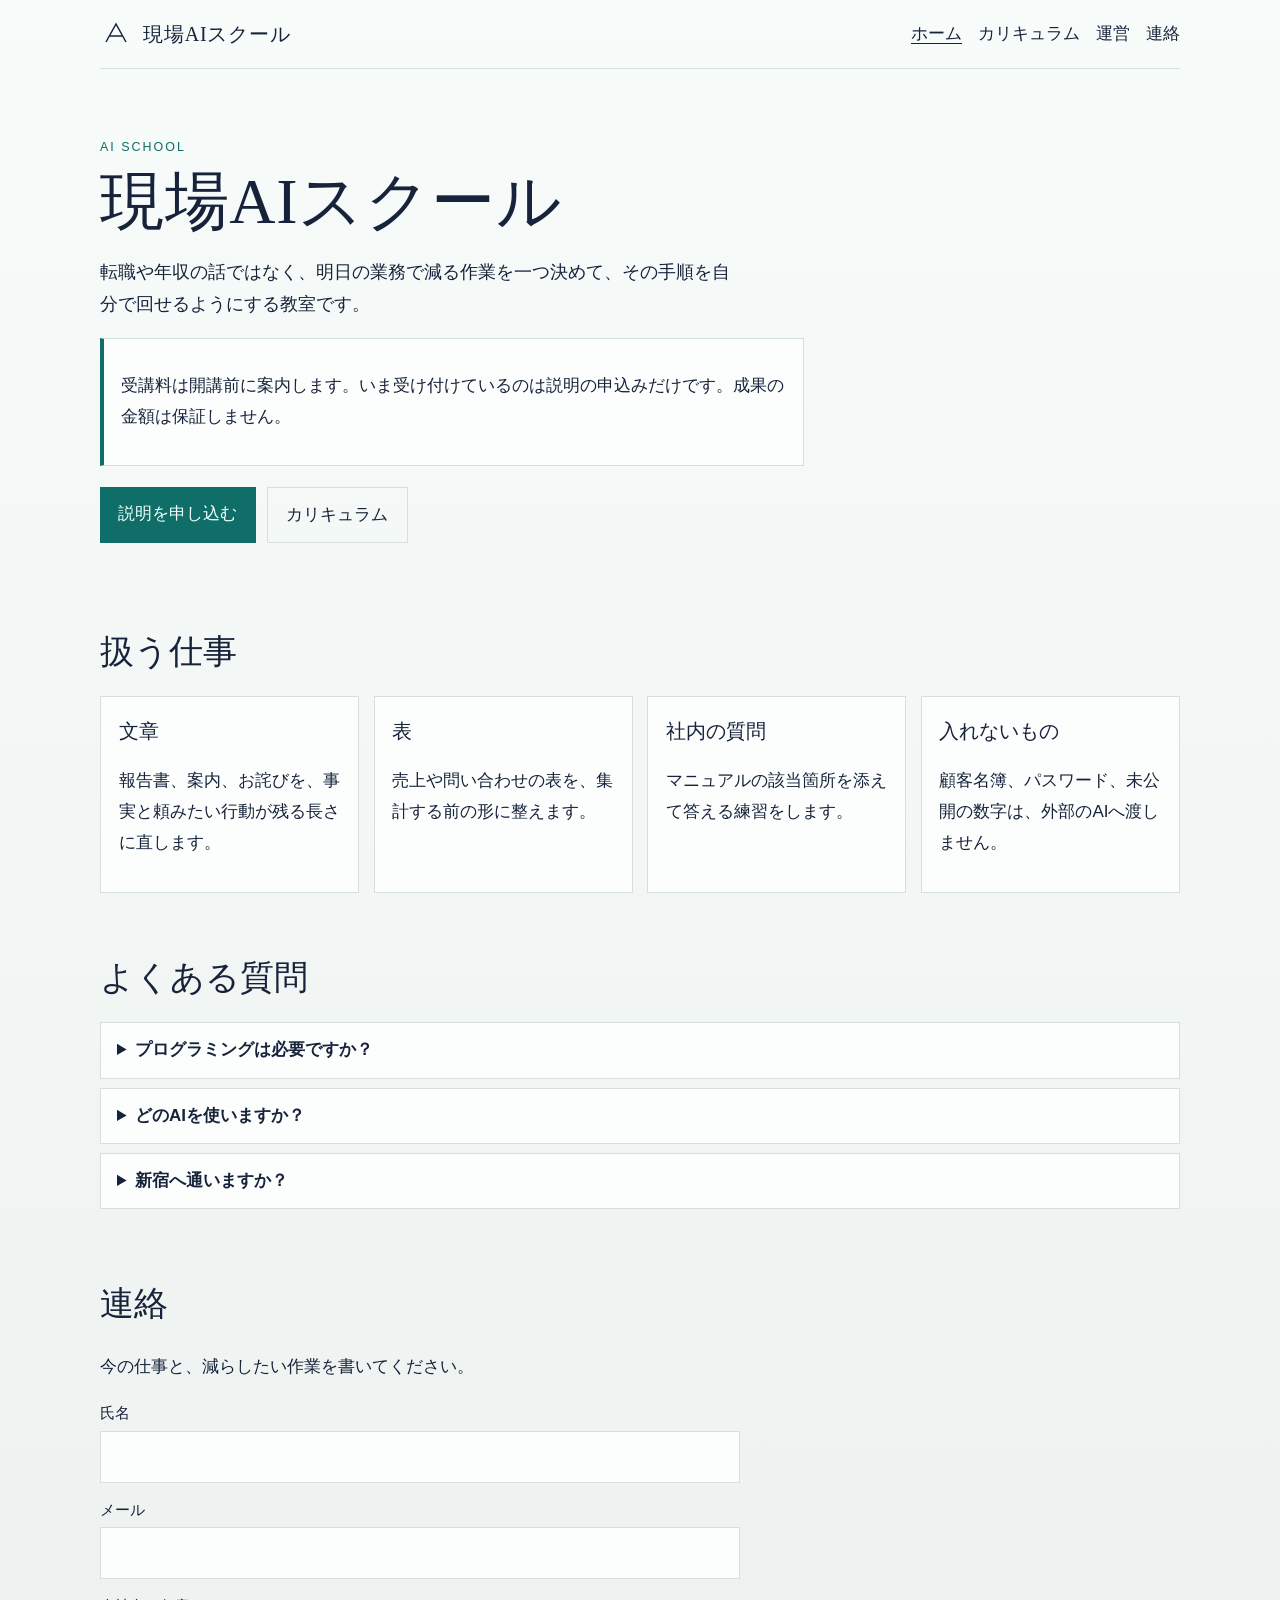
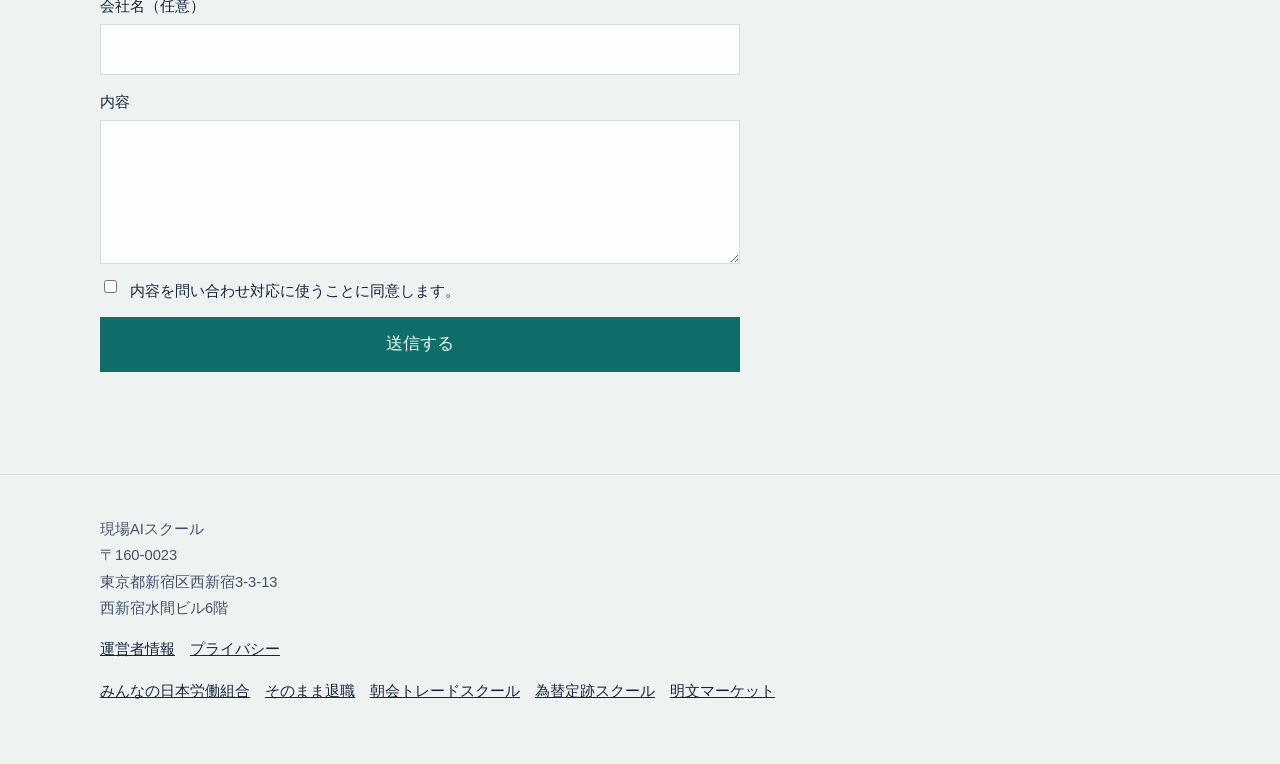
<file: index.html>
<!doctype html>
<html lang="ja">
<head>
  <meta charset="utf-8">
  <meta name="viewport" content="width=device-width, initial-scale=1">
  <title>今の仕事にAIを足す教室｜現場AIスクール</title>
  <meta name="description" content="文章、表、社内の質問対応を、機密を出さずに進めるスクールです。">
  <link rel="canonical" href="https://icvy8m2x.online/">
  <link rel="stylesheet" href="/assets/base.css">
  <link rel="stylesheet" href="/assets/ai.css">
</head>
<body>
  <a class="skip" href="#main">本文へ</a>
  <header class="wrap site-header">
    <a class="brand" href="/"><svg class="mark" viewBox="0 0 32 32" aria-hidden="true"><path d="M6 24 16 6l10 18" fill="none" stroke="currentColor" stroke-width="1.5"/><path d="M10 18h12" stroke="currentColor" stroke-width="1.5"/></svg>現場AIスクール</a>
    <nav aria-label="主要"><a href="/" aria-current="page">ホーム</a><a href="/curriculum.html">カリキュラム</a><a href="/operator.html">運営</a><a href="/#contact">連絡</a></nav>
  </header>
  <main id="main" class="wrap">
      <section class="hero"><p class="eyebrow">AI SCHOOL</p><h1>現場AIスクール</h1>
      <p class="lede">転職や年収の話ではなく、明日の業務で減る作業を一つ決めて、その手順を自分で回せるようにする教室です。</p>
      <div class="notice"><p>受講料は開講前に案内します。いま受け付けているのは説明の申込みだけです。成果の金額は保証しません。</p></div>
      <p class="actions"><a class="button" href="#contact">説明を申し込む</a><a class="button secondary" href="/curriculum.html">カリキュラム</a></p></section>
      <section><h2>扱う仕事</h2><div class="grid">
        <article class="card"><h3>文章</h3><p>報告書、案内、お詫びを、事実と頼みたい行動が残る長さに直します。</p></article>
        <article class="card"><h3>表</h3><p>売上や問い合わせの表を、集計する前の形に整えます。</p></article>
        <article class="card"><h3>社内の質問</h3><p>マニュアルの該当箇所を添えて答える練習をします。</p></article>
        <article class="card"><h3>入れないもの</h3><p>顧客名簿、パスワード、未公開の数字は、外部のAIへ渡しません。</p></article>
      </div></section>
      <section><h2>よくある質問</h2><details><summary>プログラミングは必要ですか？</summary><p>最初の課程では不要です。手順を言葉と表で固定するところから始めます。</p></details><details><summary>どのAIを使いますか？</summary><p>特定の製品の販売はしません。教室では、入力と確認の手順を製品から分けて教えます。</p></details><details><summary>新宿へ通いますか？</summary><p>説明と課題はオンラインが中心です。対面が必要な回は、新宿の拠点で日時を調整します。</p></details></section>
      <section id="contact"><h2>連絡</h2><p>今の仕事と、減らしたい作業を書いてください。</p>
    <form data-contact>
      <label>氏名<input name="name" required maxlength="80" autocomplete="name"></label>
      <label>メール<input name="email" type="email" required maxlength="120" autocomplete="email"></label>
      <label>会社名（任意）<input name="company" maxlength="120"></label>
      <label>内容<textarea name="message" required maxlength="2000"></textarea></label>
      <label class="check"><input name="consent" type="checkbox" value="yes" required><span>内容を問い合わせ対応に使うことに同意します。</span></label>
      <label class="hp">会社サイト<input name="company_website" tabindex="-1" autocomplete="off"></label>
      <button type="submit">送信する</button>
      <p class="status" data-status role="status"></p>
    </form></section></main>
  <footer><div class="wrap"><p>現場AIスクール<br>〒160-0023<br>東京都新宿区西新宿3-3-13<br>西新宿水間ビル6階</p><p><a href="/operator.html">運営者情報</a>　<a href="/privacy.html">プライバシー</a></p><p><a href="https://ケイイレブン予約.jp/">みんなの日本労働組合</a>　<a href="https://znt8k2wm.jp/">そのまま退職</a>　<a href="https://y5lc3p7d.pro/">朝会トレードスクール</a>　<a href="https://znted0a26.tokyo/">為替定跡スクール</a>　<a href="https://l3qc8z5k.support/">明文マーケット</a></p></div></footer>
  <script src="/assets/form.js"></script>
</body>
</html>
</file>
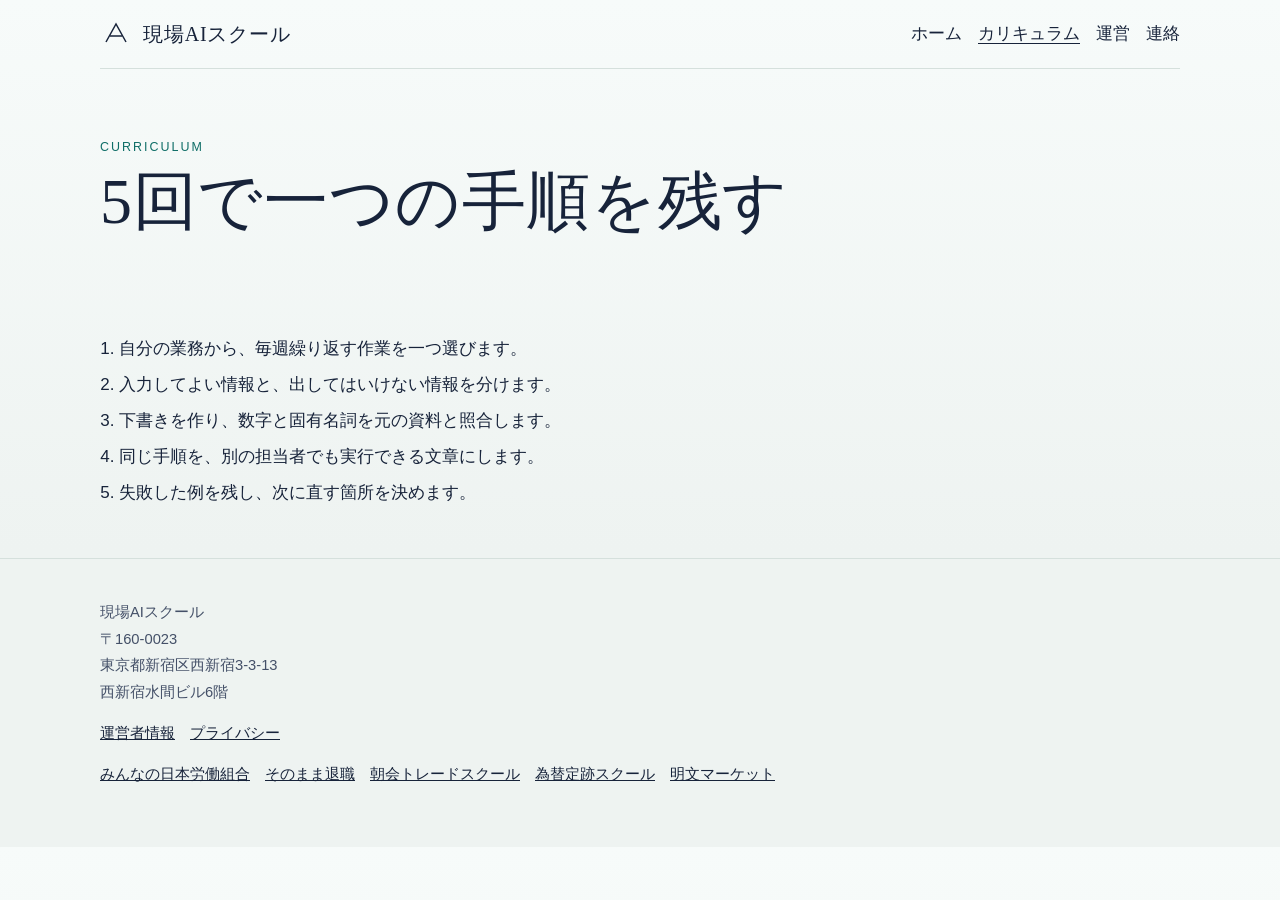
<file: curriculum.html>
<!doctype html>
<html lang="ja">
<head>
  <meta charset="utf-8">
  <meta name="viewport" content="width=device-width, initial-scale=1">
  <title>カリキュラム｜現場AIスクール</title>
  <meta name="description" content="現場AIスクールの5回の内容です。">
  <link rel="canonical" href="https://icvy8m2x.online/curriculum.html">
  <link rel="stylesheet" href="/assets/base.css">
  <link rel="stylesheet" href="/assets/ai.css">
</head>
<body>
  <a class="skip" href="#main">本文へ</a>
  <header class="wrap site-header">
    <a class="brand" href="/"><svg class="mark" viewBox="0 0 32 32" aria-hidden="true"><path d="M6 24 16 6l10 18" fill="none" stroke="currentColor" stroke-width="1.5"/><path d="M10 18h12" stroke="currentColor" stroke-width="1.5"/></svg>現場AIスクール</a>
    <nav aria-label="主要"><a href="/">ホーム</a><a href="/curriculum.html" aria-current="page">カリキュラム</a><a href="/operator.html">運営</a><a href="/#contact">連絡</a></nav>
  </header>
  <main id="main" class="wrap">
      <section class="hero"><p class="eyebrow">CURRICULUM</p><h1>5回で一つの手順を残す</h1></section>
      <section><ol class="steps">
        <li>自分の業務から、毎週繰り返す作業を一つ選びます。</li>
        <li>入力してよい情報と、出してはいけない情報を分けます。</li>
        <li>下書きを作り、数字と固有名詞を元の資料と照合します。</li>
        <li>同じ手順を、別の担当者でも実行できる文章にします。</li>
        <li>失敗した例を残し、次に直す箇所を決めます。</li>
      </ol></section></main>
  <footer><div class="wrap"><p>現場AIスクール<br>〒160-0023<br>東京都新宿区西新宿3-3-13<br>西新宿水間ビル6階</p><p><a href="/operator.html">運営者情報</a>　<a href="/privacy.html">プライバシー</a></p><p><a href="https://ケイイレブン予約.jp/">みんなの日本労働組合</a>　<a href="https://znt8k2wm.jp/">そのまま退職</a>　<a href="https://y5lc3p7d.pro/">朝会トレードスクール</a>　<a href="https://znted0a26.tokyo/">為替定跡スクール</a>　<a href="https://l3qc8z5k.support/">明文マーケット</a></p></div></footer>
  <script src="/assets/form.js"></script>
</body>
</html>
</file>
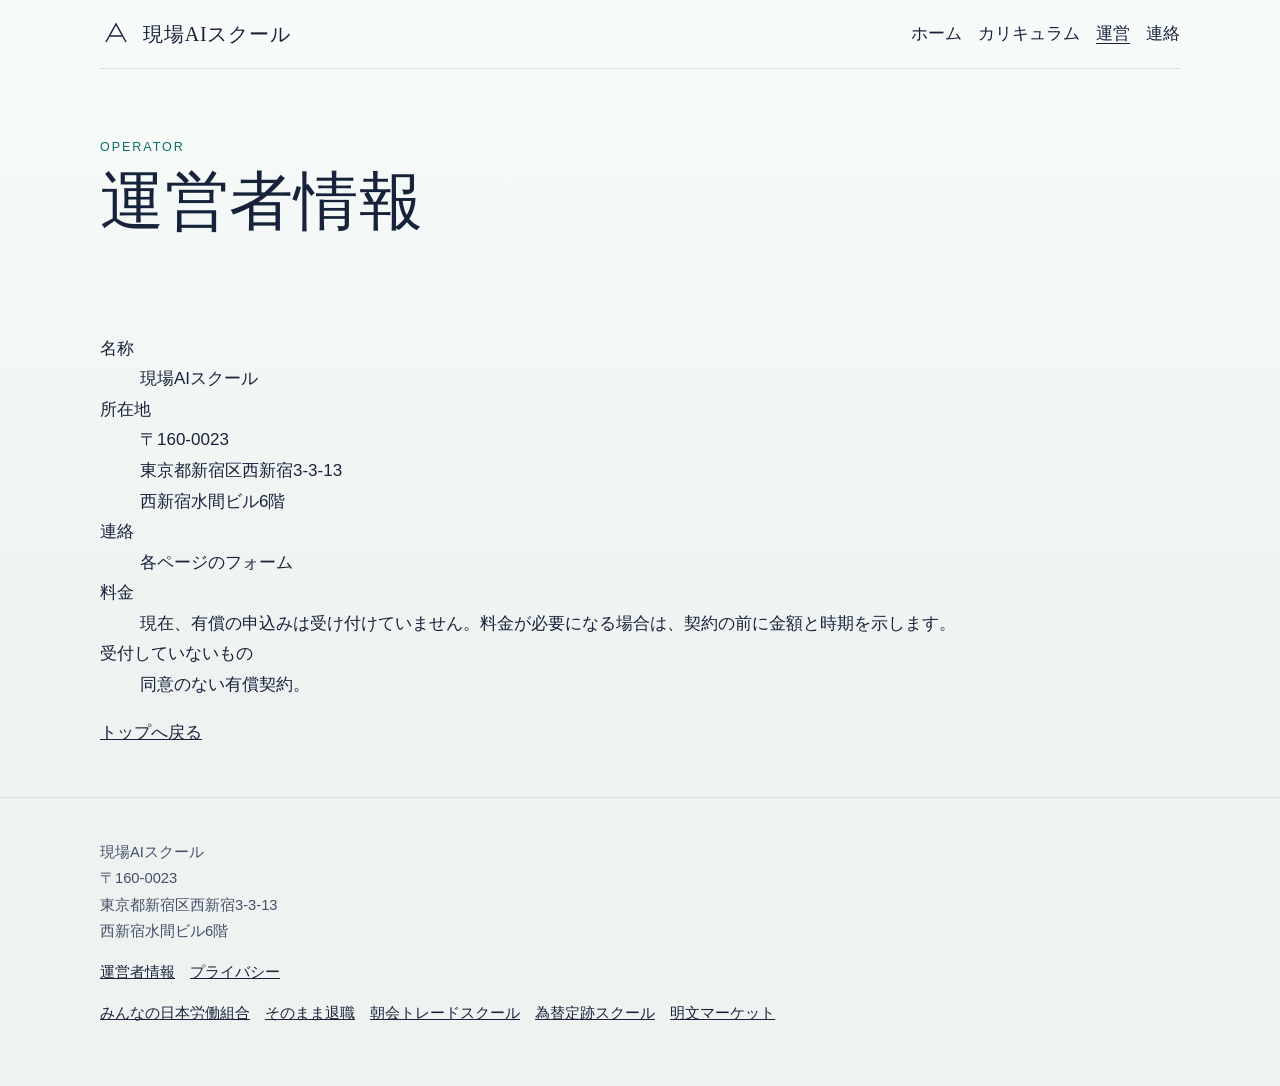
<file: operator.html>
<!doctype html>
<html lang="ja">
<head>
  <meta charset="utf-8">
  <meta name="viewport" content="width=device-width, initial-scale=1">
  <title>運営者情報｜現場AIスクール</title>
  <meta name="description" content="現場AIスクールの所在地と受付範囲です。">
  <link rel="canonical" href="https://icvy8m2x.online/operator.html">
  <link rel="stylesheet" href="/assets/base.css">
  <link rel="stylesheet" href="/assets/ai.css">
</head>
<body>
  <a class="skip" href="#main">本文へ</a>
  <header class="wrap site-header">
    <a class="brand" href="/"><svg class="mark" viewBox="0 0 32 32" aria-hidden="true"><path d="M6 24 16 6l10 18" fill="none" stroke="currentColor" stroke-width="1.5"/><path d="M10 18h12" stroke="currentColor" stroke-width="1.5"/></svg>現場AIスクール</a>
    <nav aria-label="主要"><a href="/">ホーム</a><a href="/curriculum.html">カリキュラム</a><a href="/operator.html" aria-current="page">運営</a><a href="/#contact">連絡</a></nav>
  </header>
  <main id="main" class="wrap">
      <section class="hero"><p class="eyebrow">OPERATOR</p><h1>運営者情報</h1></section>
      <section><dl>
        <dt>名称</dt><dd>現場AIスクール</dd>
        <dt>所在地</dt><dd>〒160-0023<br>東京都新宿区西新宿3-3-13<br>西新宿水間ビル6階</dd>
        <dt>連絡</dt><dd>各ページのフォーム</dd>
        <dt>料金</dt><dd>現在、有償の申込みは受け付けていません。料金が必要になる場合は、契約の前に金額と時期を示します。</dd>
        <dt>受付していないもの</dt><dd>同意のない有償契約。</dd>
      </dl><p><a href="/">トップへ戻る</a></p></section></main>
  <footer><div class="wrap"><p>現場AIスクール<br>〒160-0023<br>東京都新宿区西新宿3-3-13<br>西新宿水間ビル6階</p><p><a href="/operator.html">運営者情報</a>　<a href="/privacy.html">プライバシー</a></p><p><a href="https://ケイイレブン予約.jp/">みんなの日本労働組合</a>　<a href="https://znt8k2wm.jp/">そのまま退職</a>　<a href="https://y5lc3p7d.pro/">朝会トレードスクール</a>　<a href="https://znted0a26.tokyo/">為替定跡スクール</a>　<a href="https://l3qc8z5k.support/">明文マーケット</a></p></div></footer>
  <script src="/assets/form.js"></script>
</body>
</html>
</file>
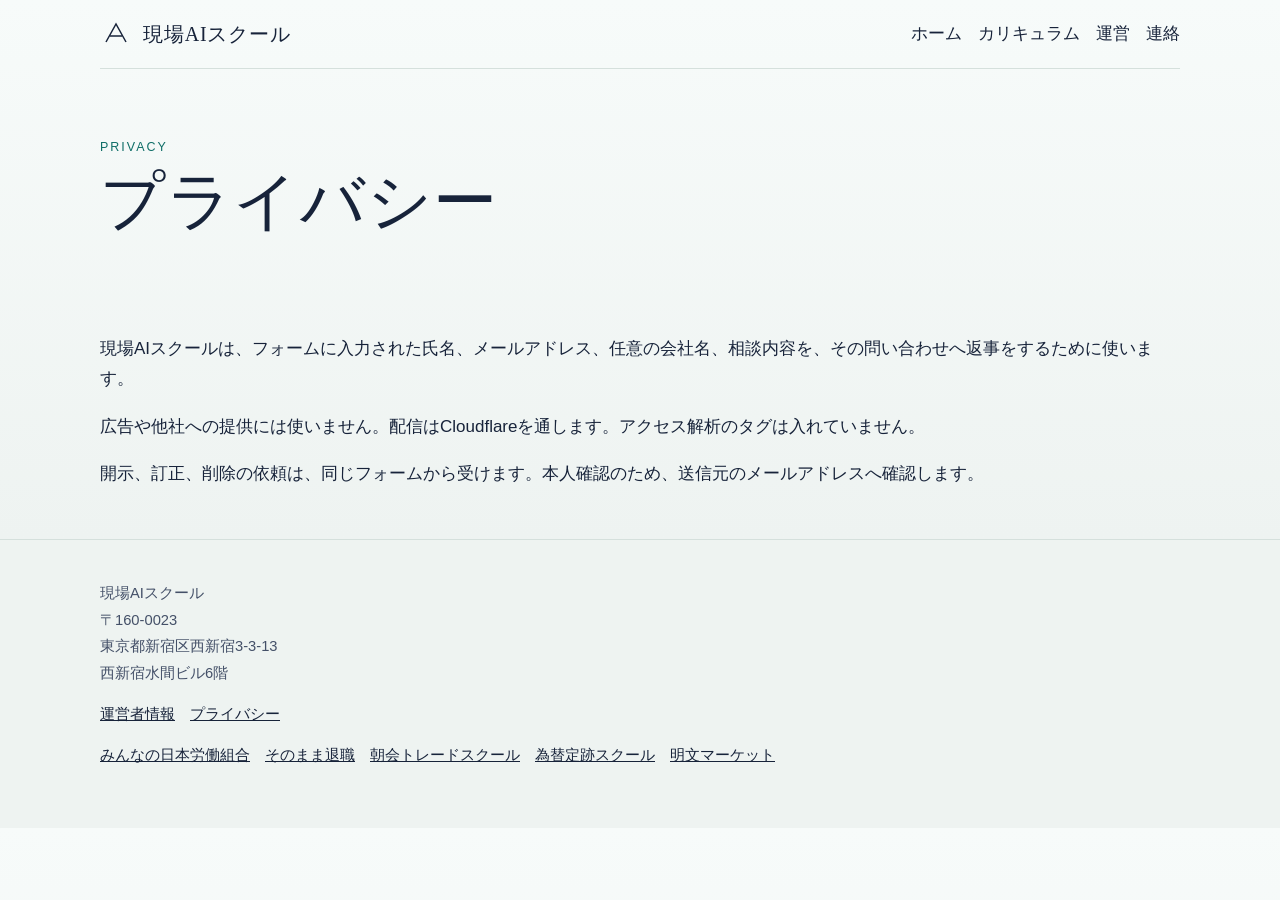
<file: privacy.html>
<!doctype html>
<html lang="ja">
<head>
  <meta charset="utf-8">
  <meta name="viewport" content="width=device-width, initial-scale=1">
  <title>プライバシー｜現場AIスクール</title>
  <meta name="description" content="現場AIスクールが問い合わせで受け取る情報の扱いです。">
  <link rel="canonical" href="https://icvy8m2x.online/privacy.html">
  <link rel="stylesheet" href="/assets/base.css">
  <link rel="stylesheet" href="/assets/ai.css">
</head>
<body>
  <a class="skip" href="#main">本文へ</a>
  <header class="wrap site-header">
    <a class="brand" href="/"><svg class="mark" viewBox="0 0 32 32" aria-hidden="true"><path d="M6 24 16 6l10 18" fill="none" stroke="currentColor" stroke-width="1.5"/><path d="M10 18h12" stroke="currentColor" stroke-width="1.5"/></svg>現場AIスクール</a>
    <nav aria-label="主要"><a href="/">ホーム</a><a href="/curriculum.html">カリキュラム</a><a href="/operator.html">運営</a><a href="/#contact">連絡</a></nav>
  </header>
  <main id="main" class="wrap">
      <section class="hero"><p class="eyebrow">PRIVACY</p><h1>プライバシー</h1></section>
      <section><p>現場AIスクールは、フォームに入力された氏名、メールアドレス、任意の会社名、相談内容を、その問い合わせへ返事をするために使います。</p>
      <p>広告や他社への提供には使いません。配信はCloudflareを通します。アクセス解析のタグは入れていません。</p>
      <p>開示、訂正、削除の依頼は、同じフォームから受けます。本人確認のため、送信元のメールアドレスへ確認します。</p></section></main>
  <footer><div class="wrap"><p>現場AIスクール<br>〒160-0023<br>東京都新宿区西新宿3-3-13<br>西新宿水間ビル6階</p><p><a href="/operator.html">運営者情報</a>　<a href="/privacy.html">プライバシー</a></p><p><a href="https://ケイイレブン予約.jp/">みんなの日本労働組合</a>　<a href="https://znt8k2wm.jp/">そのまま退職</a>　<a href="https://y5lc3p7d.pro/">朝会トレードスクール</a>　<a href="https://znted0a26.tokyo/">為替定跡スクール</a>　<a href="https://l3qc8z5k.support/">明文マーケット</a></p></div></footer>
  <script src="/assets/form.js"></script>
</body>
</html>
</file>
<file: assets/base.css>
:root {
  --bg: #f6f1e8;
  --ink: #1c1917;
  --muted: #57534e;
  --line: #e7e0d6;
  --accent: #9a3412;
  --accent-ink: #fffaf5;
  --paper: #fffdf8;
  --font: "Iowan Old Style", "Hiragino Mincho ProN", "Yu Mincho", "YuMincho", serif;
  --sans: "Hiragino Sans", "Hiragino Kaku Gothic ProN", "Yu Gothic", "YuGothic", sans-serif;
}

* { box-sizing: border-box; }
html { scroll-behavior: smooth; }
body {
  margin: 0;
  background: var(--bg);
  color: var(--ink);
  font-family: var(--sans);
  font-size: 17px;
  line-height: 1.8;
}
img, svg { max-width: 100%; }
a { color: inherit; }
.skip {
  position: absolute;
  left: 0.8rem;
  top: -3rem;
  background: var(--paper);
  padding: 0.4rem 0.7rem;
}
.skip:focus { top: 0.8rem; }
.wrap { width: min(1080px, calc(100% - 2rem)); margin-inline: auto; }
.site-header {
  display: flex;
  justify-content: space-between;
  gap: 1rem 1.5rem;
  align-items: center;
  padding: 1rem 0;
  border-bottom: 1px solid var(--line);
}
.brand {
  display: flex;
  align-items: center;
  gap: 0.7rem;
  font-family: var(--font);
  font-size: 1.25rem;
  letter-spacing: 0.04em;
  text-decoration: none;
}
.mark { width: 2rem; height: 2rem; flex: none; }
nav { display: flex; flex-wrap: wrap; gap: 0.35rem 1rem; }
nav a { text-decoration: none; }
nav a:hover, nav a[aria-current="page"] { text-decoration: underline; text-underline-offset: 0.25em; }
.hero { padding: 4.2rem 0 2.4rem; }
.eyebrow {
  margin: 0;
  letter-spacing: 0.16em;
  font-size: 0.78rem;
  color: var(--accent);
}
h1, h2, h3 { font-family: var(--font); font-weight: 500; }
h1 {
  font-size: clamp(2.15rem, 5vw, 4.1rem);
  line-height: 1.18;
  margin: 0.35rem 0 1rem;
  letter-spacing: 0.01em;
}
h2 { font-size: clamp(1.6rem, 3vw, 2.15rem); margin: 0 0 0.8rem; }
h3 { font-size: 1.25rem; margin: 0 0 0.4rem; }
.lede { font-size: 1.12rem; max-width: 40rem; margin-top: 0; }
.notice {
  max-width: 44rem;
  background: var(--paper);
  border: 1px solid var(--line);
  border-left: 4px solid var(--accent);
  padding: 0.95rem 1.05rem;
}
.actions { display: flex; flex-wrap: wrap; gap: 0.7rem; margin-top: 1.3rem; }
.button, button {
  font: inherit;
  display: inline-block;
  background: var(--accent);
  color: var(--accent-ink);
  text-decoration: none;
  border: 0;
  padding: 0.75rem 1.15rem;
  cursor: pointer;
}
.button.secondary {
  background: transparent;
  color: var(--ink);
  border: 1px solid var(--line);
}
.grid { display: grid; grid-template-columns: repeat(auto-fit, minmax(230px, 1fr)); gap: 0.9rem; }
.card, .list-card {
  background: var(--paper);
  border: 1px solid var(--line);
  padding: 1.05rem 1.1rem;
}
.list-card { text-decoration: none; display: block; }
.list-card:hover { border-color: var(--accent); }
.list-card span { color: var(--muted); }
section { padding: 1.4rem 0 2rem; }
ol.steps, ul.plain { padding-left: 1.2rem; }
ol.steps li, ul.plain li { margin: 0.35rem 0; }
details {
  background: var(--paper);
  border: 1px solid var(--line);
  padding: 0.75rem 1rem;
  margin: 0.55rem 0;
}
summary { cursor: pointer; font-weight: 600; }
form { display: grid; gap: 0.8rem; max-width: 40rem; }
label { display: grid; gap: 0.28rem; font-size: 0.95rem; }
input, textarea {
  font: inherit;
  color: inherit;
  background: var(--paper);
  border: 1px solid var(--line);
  padding: 0.7rem 0.75rem;
}
textarea { min-height: 9rem; resize: vertical; }
.check { grid-template-columns: auto 1fr; align-items: start; gap: 0.6rem; }
.hp { position: absolute; left: -9999px; }
.status { min-height: 1.5rem; }
footer {
  border-top: 1px solid var(--line);
  padding: 1.6rem 0 2.8rem;
  color: var(--muted);
  font-size: 0.92rem;
}
footer a { color: var(--ink); }
:focus-visible { outline: 2px solid var(--accent); outline-offset: 3px; }
@media (max-width: 720px) {
  .site-header { align-items: flex-start; flex-direction: column; }
  .hero { padding-top: 2.6rem; }
}
</file>
<file: assets/ai.css>
:root {
  --bg: #f3f6f4;
  --ink: #17233a;
  --muted: #445068;
  --line: #d5e0dc;
  --accent: #0f6e67;
  --accent-ink: #f3fffc;
  --paper: #fbfefd;
}
body { background: linear-gradient(180deg, #f7fbfa, #eef3f1 65%); }
</file>
